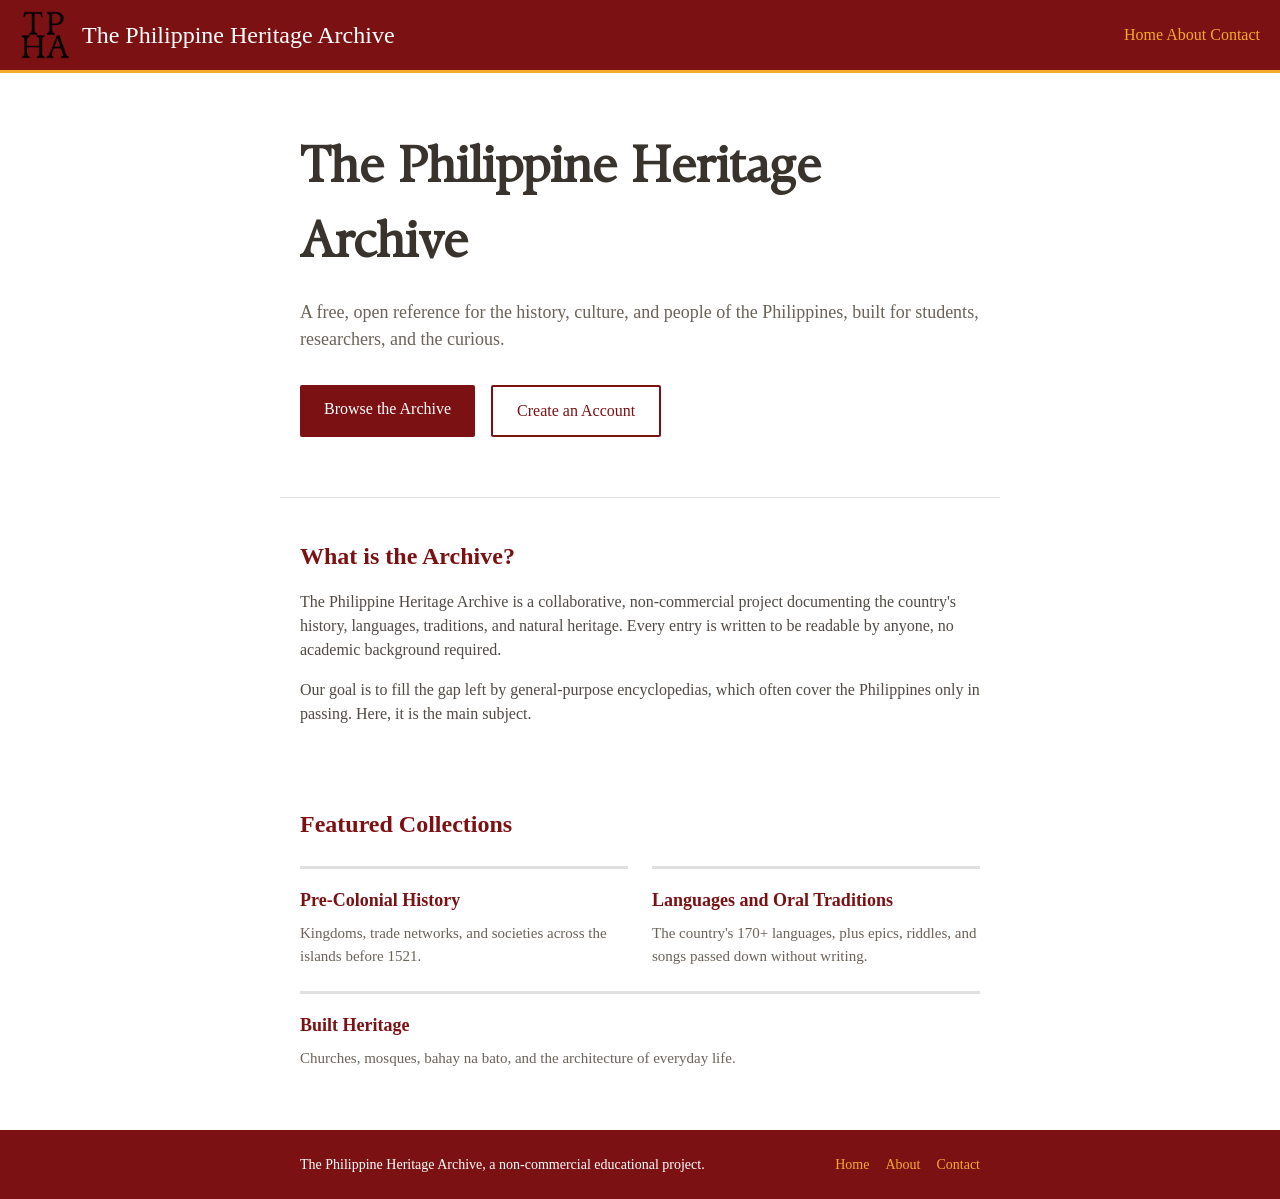
<file: index.html>
<!DOCTYPE html>
<html lang="en">
<head>
    <meta charset="UTF-8">
    <meta name="viewport" content="width=device-width, initial-scale=1.0">
    <title>The Philippine Heritage Archive</title>
    <link rel="stylesheet" href="styles.css">
</head>
<body>

    <header class="site-header">
        <a href="index.html" class="header-brand">
            <img src="src/logo.png" alt="" class="header-logo">
            <span class="site-title">The Philippine Heritage Archive</span>
        </a>
        <nav class="site-nav">
            <a href="index.html">Home</a>
            <a href="about.html">About</a>
            <a href="contact.html">Contact</a>
        </nav>
    </header>

    <main>

        <section class="hero container">
            <h1 class="hero-title">The Philippine Heritage Archive</h1>
            <p class="hero-tagline">
                A free, open reference for the history, culture, and people of the
                Philippines, built for students, researchers, and the curious.
            </p>
            <div class="hero-actions">
                <a href="topics.html" class="btn btn-primary">Browse the Archive</a>
                <a href="register.html" class="btn btn-secondary">Create an Account</a>
            </div>
        </section>

        <section class="intro container">
            <h2 class="section-heading">What is the Archive?</h2>
            <p class="intro-text">
                The Philippine Heritage Archive is a collaborative, non-commercial
                project documenting the country's history, languages, traditions,
                and natural heritage. Every entry is written to be readable by
                anyone, no academic background required.
            </p>
            <p class="intro-text">
                Our goal is to fill the gap left by general-purpose encyclopedias,
                which often cover the Philippines only in passing. Here, it is the
                main subject.
            </p>
        </section>

        <section class="collections container">
            <h2 class="section-heading">Featured Collections</h2>

            <div class="collection-grid">

                <a href="topics.html" class="card">
                    <h3 class="card-title">Pre-Colonial History</h3>
                    <p class="card-text">
                        Kingdoms, trade networks, and societies across the islands
                        before 1521.
                    </p>
                </a>

                <a href="topics.html" class="card">
                    <h3 class="card-title">Languages and Oral Traditions</h3>
                    <p class="card-text">
                        The country's 170+ languages, plus epics, riddles, and
                        songs passed down without writing.
                    </p>
                </a>

                <a href="topics.html" class="card">
                    <h3 class="card-title">Built Heritage</h3>
                    <p class="card-text">
                        Churches, mosques, bahay na bato, and the architecture of
                        everyday life.
                    </p>
                </a>

            </div>
        </section>

    </main>

    <footer class="site-footer">
        <div class="container footer-inner">
            <p class="footer-text">
                The Philippine Heritage Archive, a non-commercial educational project.
            </p>
            <nav class="footer-nav">
                <a href="index.html">Home</a>
                <a href="about.html">About</a>
                <a href="contact.html">Contact</a>
            </nav>
        </div>
    </footer>

</body>
</html>
</file>
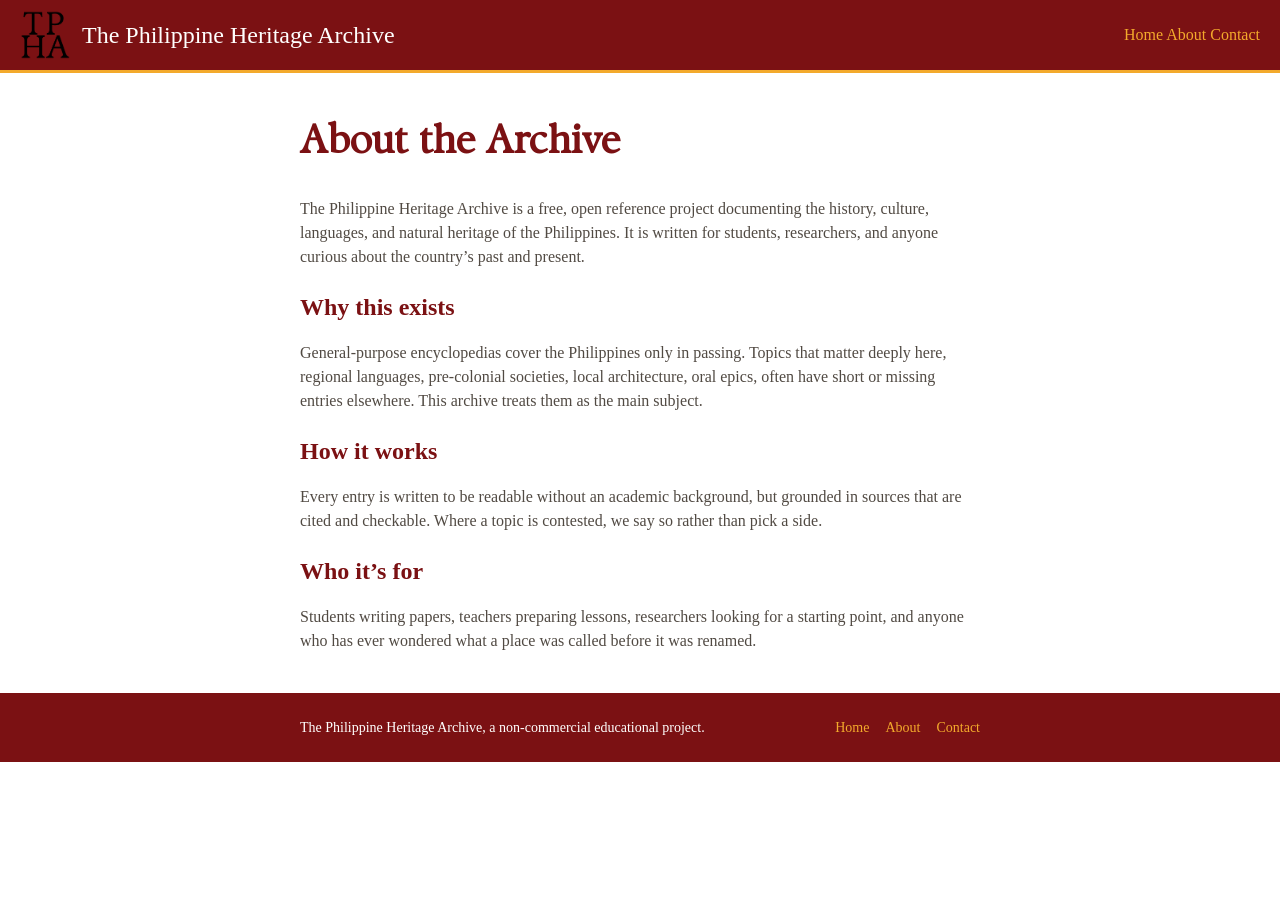
<file: about.html>
<!DOCTYPE html>
<html lang="en">
<head>
    <meta charset="UTF-8">
    <meta name="viewport" content="width=device-width, initial-scale=1.0">
    <title>About — The Philippine Heritage Archive</title>
    <link rel="stylesheet" href="styles.css">
</head>
<body>

    <header class="site-header">
        <a href="index.html" class="header-brand">
            <img src="src/logo.png" alt="" class="header-logo">
            <span class="site-title">The Philippine Heritage Archive</span>
        </a>
        <nav class="site-nav">
            <a href="index.html">Home</a>
            <a href="about.html">About</a>
            <a href="contact.html">Contact</a>
        </nav>
    </header>

    <main>
        <article class="container prose">
            <h1 class="page-title">About the Archive</h1>

            <p>
                The Philippine Heritage Archive is a free, open reference project
                documenting the history, culture, languages, and natural heritage
                of the Philippines. It is written for students, researchers, and
                anyone curious about the country’s past and present.
            </p>

            <h2 class="section-heading">Why this exists</h2>
            <p>
                General-purpose encyclopedias cover the Philippines only in
                passing. Topics that matter deeply here, regional languages,
                pre-colonial societies, local architecture, oral epics, often
                have short or missing entries elsewhere. This archive treats
                them as the main subject.
            </p>

            <h2 class="section-heading">How it works</h2>
            <p>
                Every entry is written to be readable without an academic
                background, but grounded in sources that are cited and checkable.
                Where a topic is contested, we say so rather than pick a side.
            </p>

            <h2 class="section-heading">Who it’s for</h2>
            <p>
                Students writing papers, teachers preparing lessons, researchers
                looking for a starting point, and anyone who has ever wondered
                what a place was called before it was renamed.
            </p>
        </article>
    </main>

    <footer class="site-footer">
        <div class="container footer-inner">
            <p class="footer-text">
                The Philippine Heritage Archive, a non-commercial educational project.
            </p>
            <nav class="footer-nav">
                <a href="index.html">Home</a>
                <a href="about.html">About</a>
                <a href="contact.html">Contact</a>
            </nav>
        </div>
    </footer>

</body>
</html>
</file>
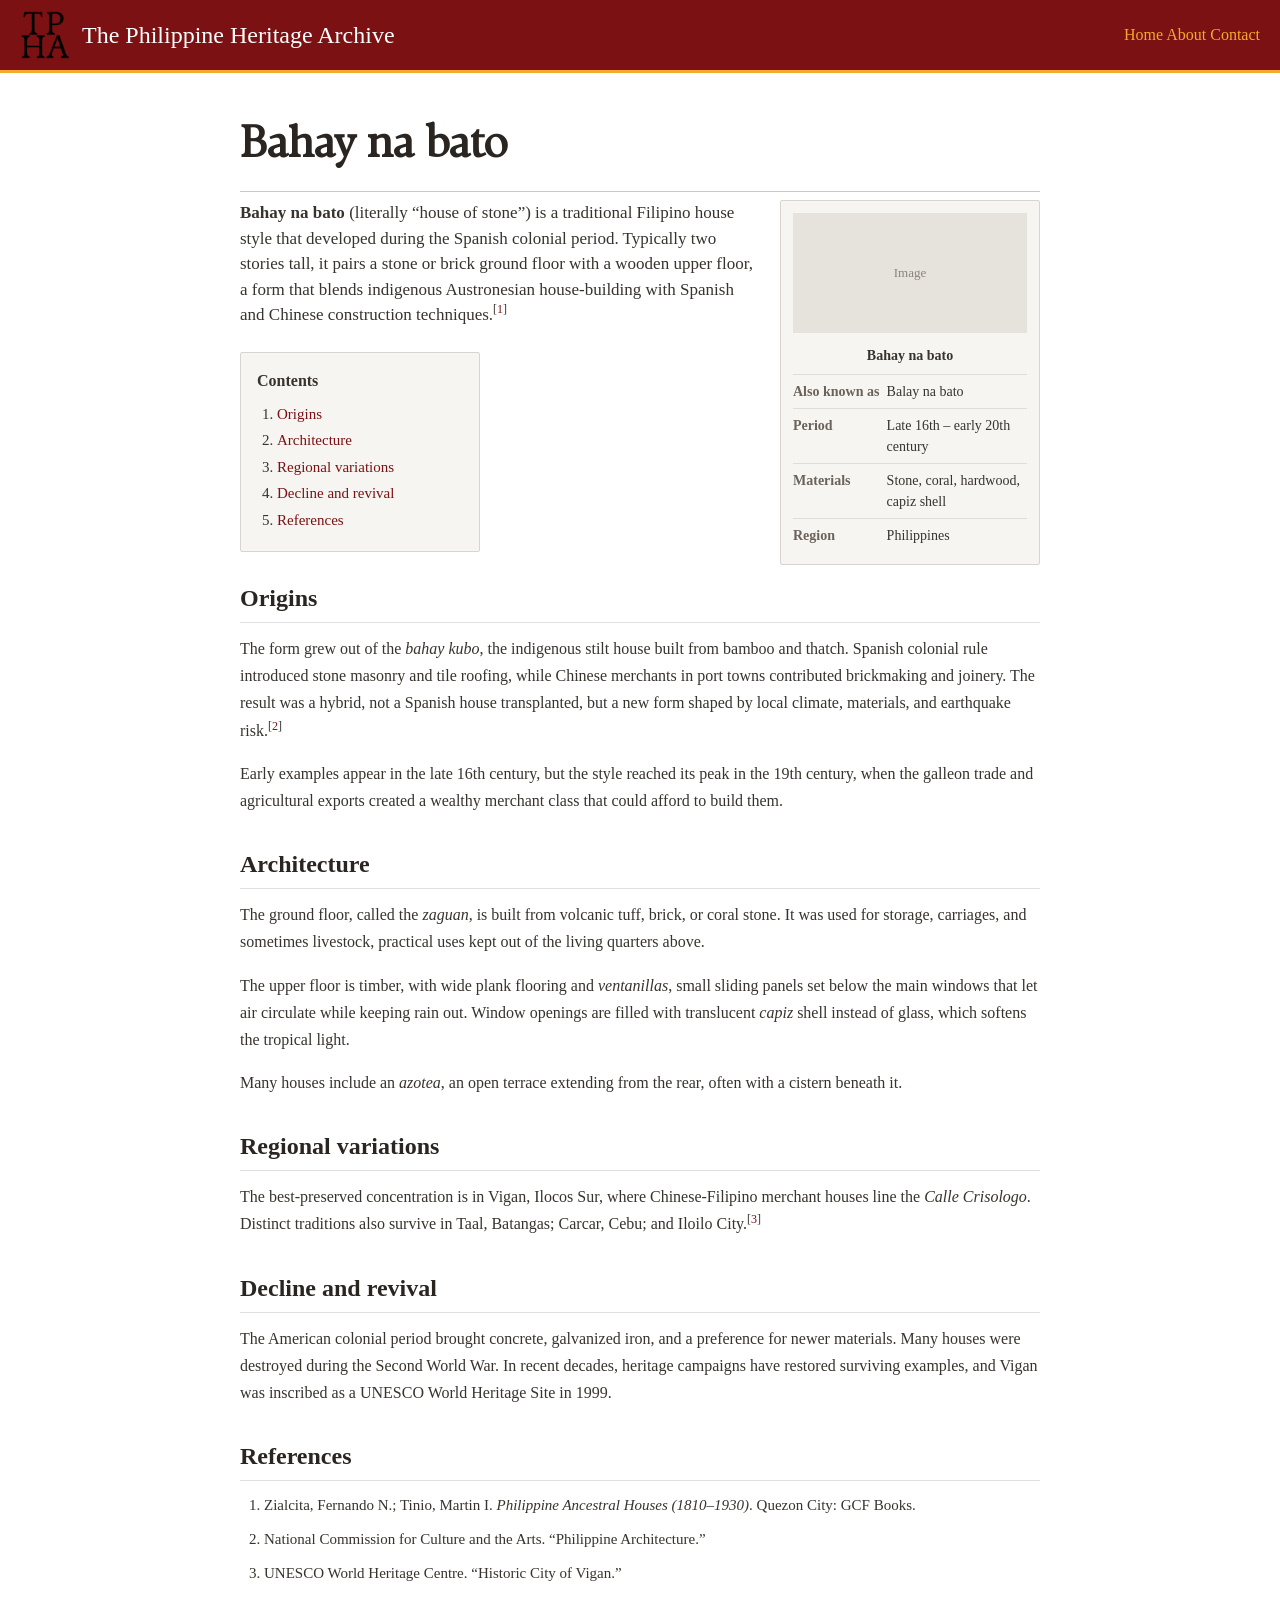
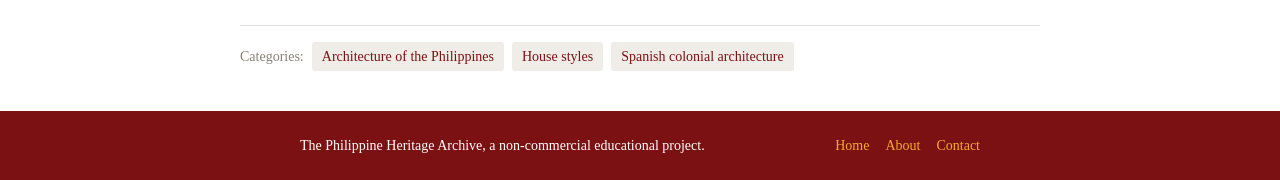
<file: article.html>
<!DOCTYPE html>
<html lang="en">
<head>
    <meta charset="UTF-8">
    <meta name="viewport" content="width=device-width, initial-scale=1.0">
    <title>Bahay na bato — The Philippine Heritage Archive</title>
    <link rel="stylesheet" href="styles.css">
</head>
<body>

    <header class="site-header">
        <a href="index.html" class="header-brand">
            <img src="src/logo.png" alt="" class="header-logo">
            <span class="site-title">The Philippine Heritage Archive</span>
        </a>
        <nav class="site-nav">
            <a href="index.html">Home</a>
            <a href="about.html">About</a>
            <a href="contact.html">Contact</a>
        </nav>
    </header>

    <main>
        <article class="container article">

            <h1 class="article-title">Bahay na bato</h1>

            <aside class="infobox" >
                <div class="infobox-placeholder">Image</div>
                <table class="infobox-table">
                    <caption class="infobox-caption">Bahay na bato</caption>
                    <tbody>
                        <tr>
                            <th scope="row">Also known as</th>
                            <td>Balay na bato</td>
                        </tr>
                        <tr>
                            <th scope="row">Period</th>
                            <td>Late 16th – early 20th century</td>
                        </tr>
                        <tr>
                            <th scope="row">Materials</th>
                            <td>Stone, coral, hardwood, capiz shell</td>
                        </tr>
                        <tr>
                            <th scope="row">Region</th>
                            <td>Philippines</td>
                        </tr>
                    </tbody>
                </table>
            </aside>

            <p class="article-lead">
                <strong>Bahay na bato</strong> (literally “house of stone”) is a
                traditional Filipino house style that developed during the Spanish
                colonial period. Typically two stories tall, it pairs a stone or
                brick ground floor with a wooden upper floor, a form that
                blends indigenous Austronesian house-building with Spanish and
                Chinese construction techniques.<sup class="citation">[<a href="#ref1">1</a>]</sup>
            </p>

            <nav class="toc">
                <h2 class="toc-heading">Contents</h2>
                <ol class="toc-list">
                    <li><a href="#origins">Origins</a></li>
                    <li><a href="#architecture">Architecture</a></li>
                    <li><a href="#regional">Regional variations</a></li>
                    <li><a href="#decline">Decline and revival</a></li>
                    <li><a href="#references">References</a></li>
                </ol>
            </nav>

            <section class="article-section" id="origins">
                <h2 class="article-heading">Origins</h2>
                <p>
                    The form grew out of the <em>bahay kubo</em>, the indigenous
                    stilt house built from bamboo and thatch. Spanish colonial rule
                    introduced stone masonry and tile roofing, while Chinese
                    merchants in port towns contributed brickmaking and joinery.
                    The result was a hybrid, not a Spanish house transplanted,
                    but a new form shaped by local climate, materials, and
                    earthquake risk.<sup class="citation">[<a href="#ref2">2</a>]</sup>
                </p>
                <p>
                    Early examples appear in the late 16th century, but the style
                    reached its peak in the 19th century, when the galleon trade
                    and agricultural exports created a wealthy merchant class that
                    could afford to build them.
                </p>
            </section>

            <section class="article-section" id="architecture">
                <h2 class="article-heading">Architecture</h2>
                <p>
                    The ground floor, called the <em>zaguan</em>, is built from
                    volcanic tuff, brick, or coral stone. It was used for storage,
                    carriages, and sometimes livestock, practical uses kept
                    out of the living quarters above.
                </p>
                <p>
                    The upper floor is timber, with wide plank flooring and
                    <em>ventanillas</em>, small sliding panels set below the
                    main windows that let air circulate while keeping rain out.
                    Window openings are filled with translucent <em>capiz</em>
                    shell instead of glass, which softens the tropical light.
                </p>
                <p>
                    Many houses include an <em>azotea</em>, an open terrace
                    extending from the rear, often with a cistern beneath it.
                </p>
            </section>

            <section class="article-section" id="regional">
                <h2 class="article-heading">Regional variations</h2>
                <p>
                    The best-preserved concentration is in Vigan, Ilocos Sur, where
                    Chinese-Filipino merchant houses line the <em>Calle Crisologo</em>.
                    Distinct traditions also survive in Taal, Batangas; Carcar, Cebu;
                    and Iloilo City.<sup class="citation">[<a href="#ref3">3</a>]</sup>
                </p>
            </section>

            <section class="article-section" id="decline">
                <h2 class="article-heading">Decline and revival</h2>
                <p>
                    The American colonial period brought concrete, galvanized iron,
                    and a preference for newer materials. Many houses were destroyed
                    during the Second World War. In recent decades, heritage
                    campaigns have restored surviving examples, and Vigan was
                    inscribed as a UNESCO World Heritage Site in 1999.
                </p>
            </section>

            <section class="article-section" id="references">
                <h2 class="article-heading">References</h2>
                <ol class="reference-list">
                    <li id="ref1">
                        Zialcita, Fernando N.; Tinio, Martin I. <em>Philippine
                        Ancestral Houses (1810–1930)</em>. Quezon City: GCF Books.
                    </li>
                    <li id="ref2">
                        National Commission for Culture and the Arts.
                        “Philippine Architecture.”
                    </li>
                    <li id="ref3">
                        UNESCO World Heritage Centre. “Historic City of
                        Vigan.”
                    </li>
                </ol>
            </section>

            <div class="article-categories">
                <span class="categories-label">Categories:</span>
                <a href="#" class="category-link">Architecture of the Philippines</a>
                <a href="#" class="category-link">House styles</a>
                <a href="#" class="category-link">Spanish colonial architecture</a>
            </div>

        </article>
    </main>

    <footer class="site-footer">
        <div class="container footer-inner">
            <p class="footer-text">
                The Philippine Heritage Archive, a non-commercial educational project.
            </p>
            <nav class="footer-nav">
                <a href="index.html">Home</a>
                <a href="about.html">About</a>
                <a href="contact.html">Contact</a>
            </nav>
        </div>
    </footer>

</body>
</html>
</file>
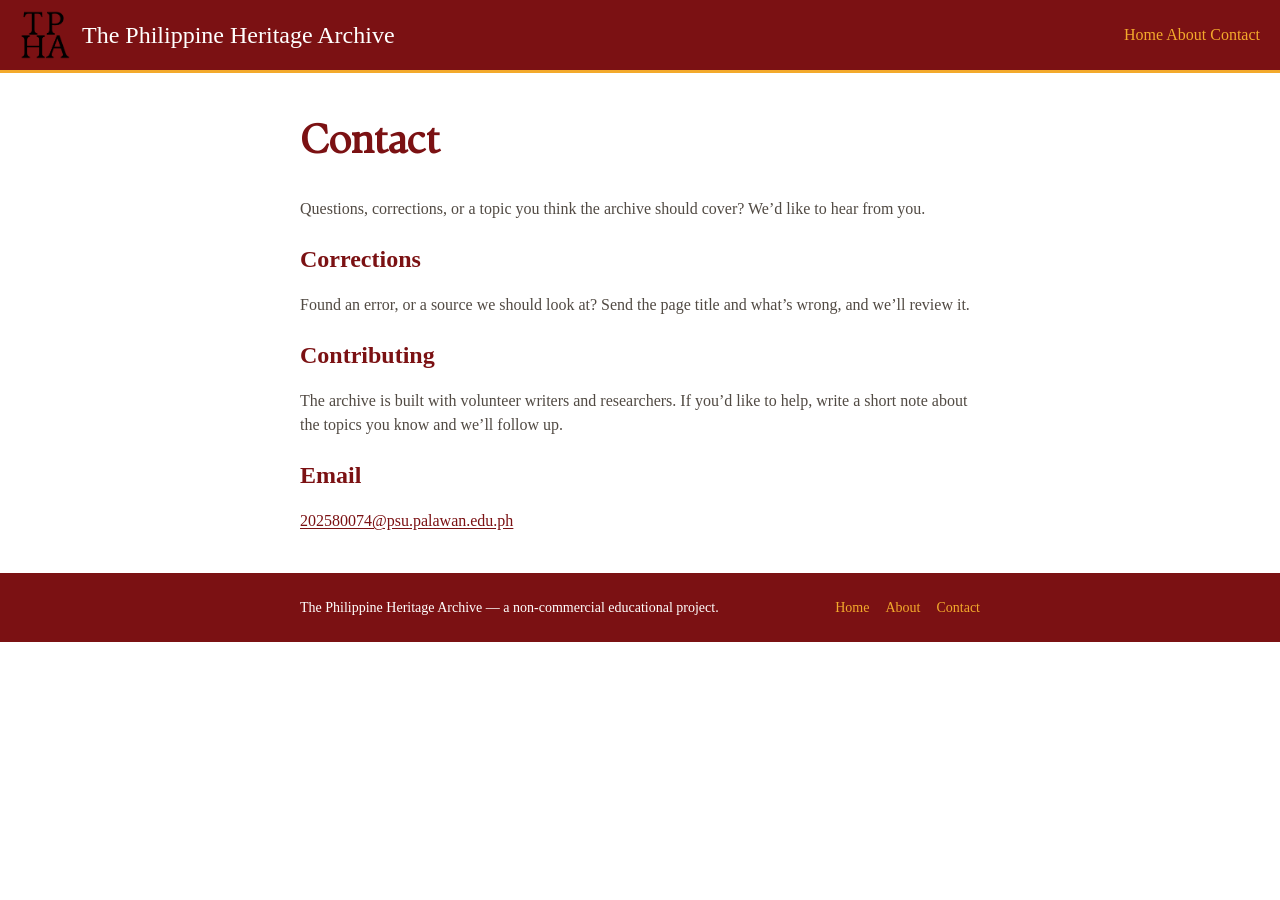
<file: contact.html>
<!DOCTYPE html>
<html lang="en">
<head>
    <meta charset="UTF-8">
    <meta name="viewport" content="width=device-width, initial-scale=1.0">
    <title>Contact — The Philippine Heritage Archive</title>
    <link rel="stylesheet" href="styles.css">
</head>
<body>

    <header class="site-header">
        <a href="index.html" class="header-brand">
            <img src="src/logo.png" alt="" class="header-logo">
            <span class="site-title">The Philippine Heritage Archive</span>
        </a>
        <nav class="site-nav">
            <a href="index.html">Home</a>
            <a href="about.html">About</a>
            <a href="contact.html">Contact</a>
        </nav>
    </header>

    <main>
        <article class="container prose">
            <h1 class="page-title">Contact</h1>

            <p>
                Questions, corrections, or a topic you think the archive should
                cover? We’d like to hear from you.
            </p>

            <h2 class="section-heading">Corrections</h2>
            <p>
                Found an error, or a source we should look at? Send the page title
                and what’s wrong, and we’ll review it.
            </p>

            <h2 class="section-heading">Contributing</h2>
            <p>
                The archive is built with volunteer writers and researchers.
                If you’d like to help, write a short note about the topics you
                know and we’ll follow up.
            </p>

            <h2 class="section-heading">Email</h2>
            <p>
                <a href="202580074@psu.palawan.edu.ph" class="text-link">
                    202580074@psu.palawan.edu.ph
                </a>
            </p>
        </article>
    </main>

    <footer class="site-footer">
        <div class="container footer-inner">
            <p class="footer-text">
                The Philippine Heritage Archive — a non-commercial educational project.
            </p>
            <nav class="footer-nav">
                <a href="index.html">Home</a>
                <a href="about.html">About</a>
                <a href="contact.html">Contact</a>
            </nav>
        </div>
    </footer>

</body>
</html>
</file>
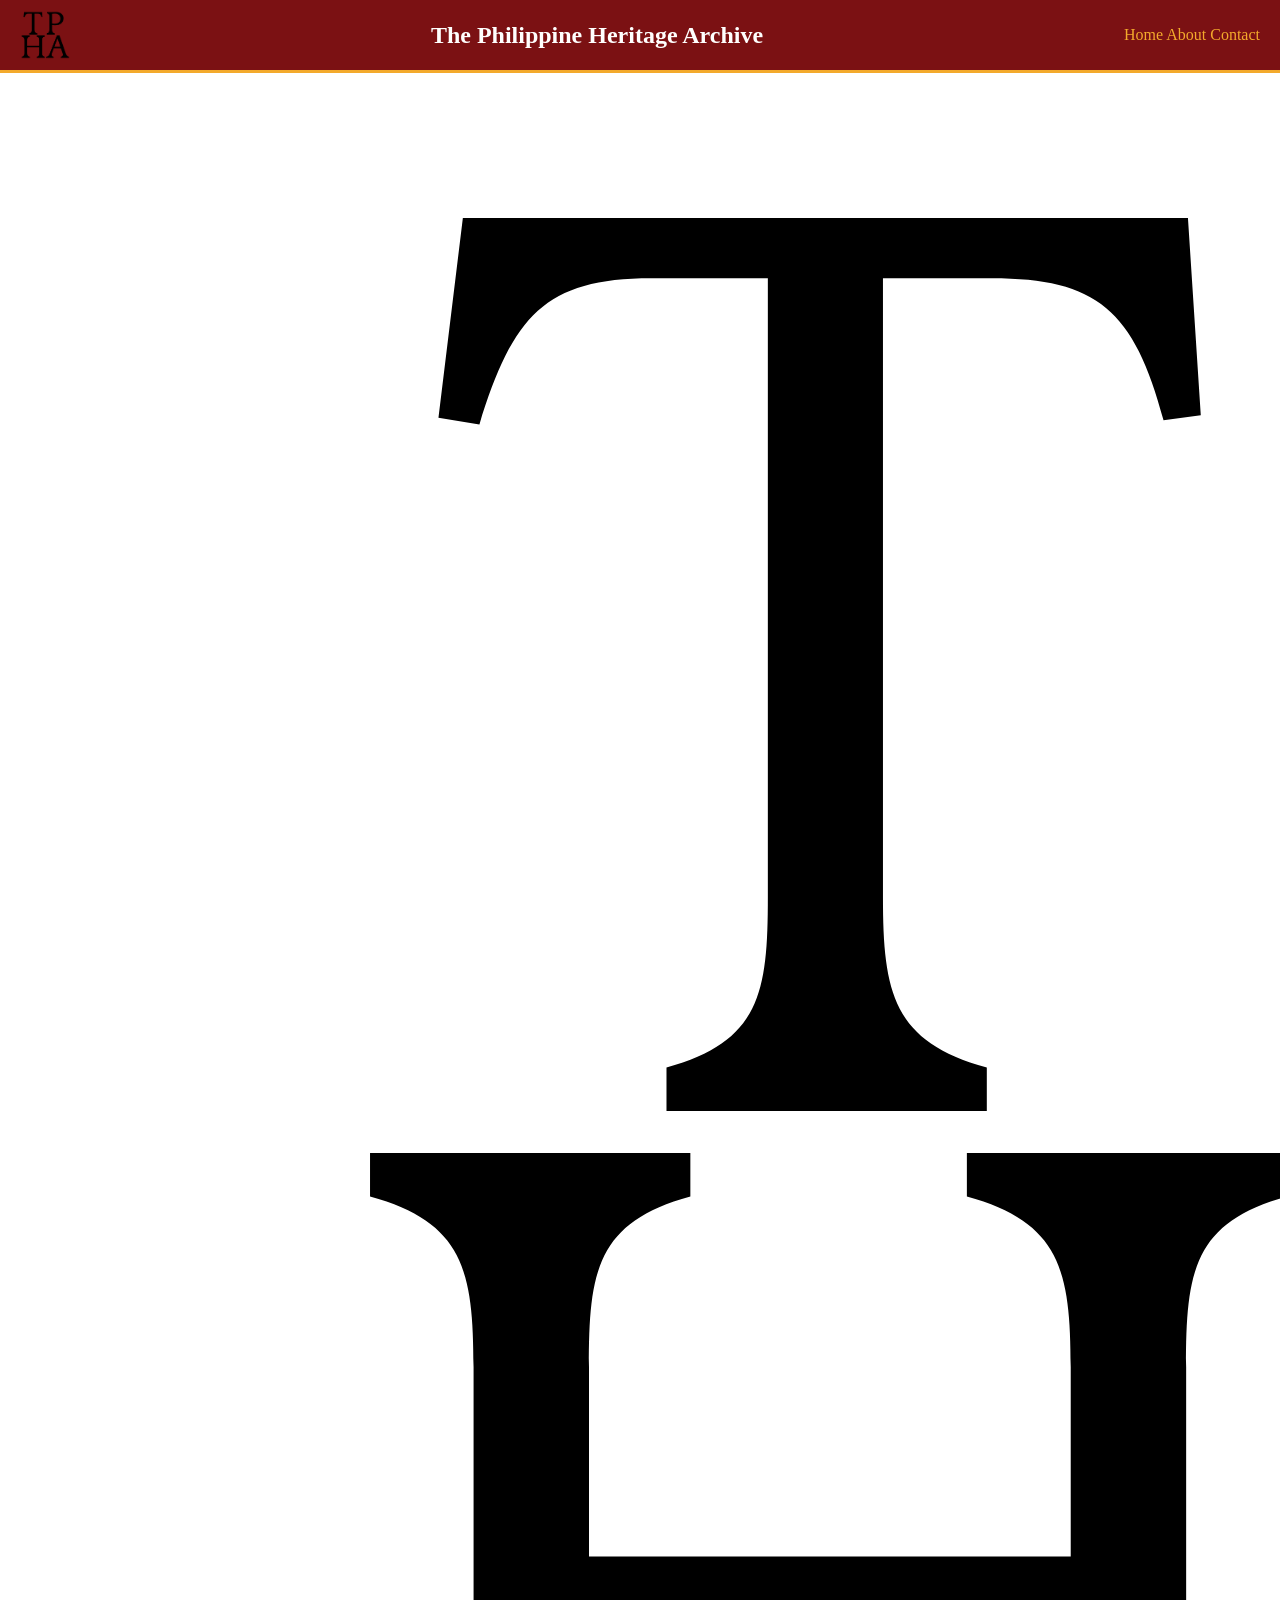
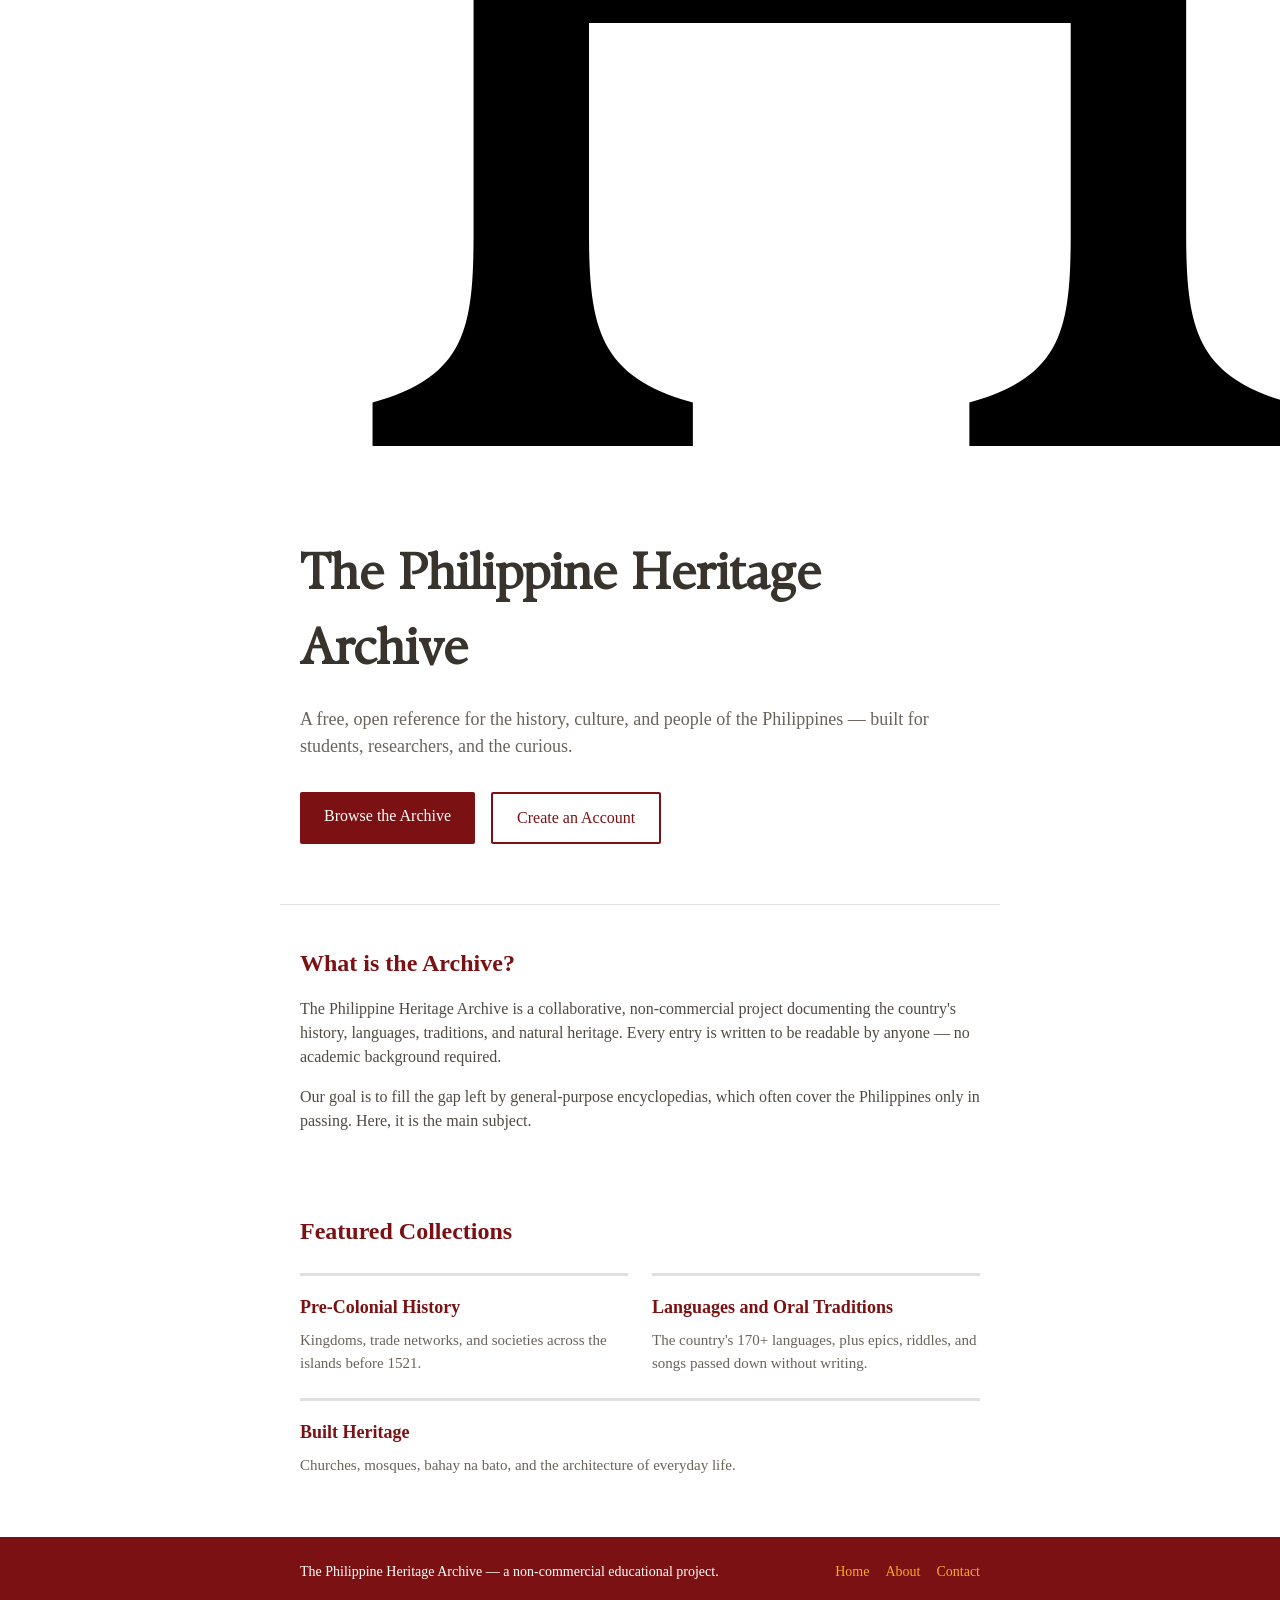
<file: landingPage.html>
<!DOCTYPE html>
<html lang="en">
<head>
    <meta charset="UTF-8">
    <meta name="viewport" content="width=device-width, initial-scale=1.0">
    <title>The Philippine Heritage Archive</title>
    <link rel="stylesheet" href="styles.css">
</head>
<body>

    <header class="site-header">
        <img src="src/logo.png" alt="Philippine Heritage Archive logo" class="header-logo">
        <h1 class="site-title">The Philippine Heritage Archive</h1>
        <nav class="site-nav">
            <a href="#home">Home</a>
            <a href="#about">About</a>
            <a href="#contact">Contact</a>
        </nav>
    </header>

        <main>

            <section class="hero container">
            <img src="src/logo.png" alt="" class="hero-logo">
            <h2 class="hero-title">The Philippine Heritage Archive</h2>
            <p class="hero-tagline">
                A free, open reference for the history, culture, and people of the
                Philippines — built for students, researchers, and the curious.
            </p>
            <div class="hero-actions">
                <a href="topics.html" class="btn btn-primary">Browse the Archive</a>
                <a href="register.html" class="btn btn-secondary">Create an Account</a>
            </div>
                </section>

            <section class="intro container">
            <h3 class="section-heading">What is the Archive?</h3>
            <p class="intro-text">
                The Philippine Heritage Archive is a collaborative, non-commercial
                project documenting the country's history, languages, traditions,
                and natural heritage. Every entry is written to be readable by
                anyone — no academic background required.
            </p>
            <p class="intro-text">
                Our goal is to fill the gap left by general-purpose encyclopedias,
                which often cover the Philippines only in passing. Here, it is the
                main subject.
            </p>
                </section>

            <section class="collections container">
            <h3 class="section-heading">Featured Collections</h3>

            <div class="collection-grid">

                <a href="#" class="card">
                    <h4 class="card-title">Pre-Colonial History</h4>
                    <p class="card-text">
                        Kingdoms, trade networks, and societies across the islands
                        before 1521.
                    </p>
                </a>

                <a href="#" class="card">
                    <h4 class="card-title">Languages and Oral Traditions</h4>
                    <p class="card-text">
                        The country's 170+ languages, plus epics, riddles, and
                        songs passed down without writing.
                    </p>
                </a>

                <a href="#" class="card">
                    <h4 class="card-title">Built Heritage</h4>
                    <p class="card-text">
                        Churches, mosques, bahay na bato, and the architecture of
                        everyday life.
                    </p>
                </a>

            </div>
                </section>

    </main>

    <footer class="site-footer">
        <div class="container footer-inner">
            <p class="footer-text">
                The Philippine Heritage Archive — a non-commercial educational project.
            </p>
            <nav class="footer-nav">
                <a href="#">Home</a>
                <a href="#">About</a>
                <a href="#">Contact</a>
            </nav>
        </div>
    </footer>

</body>
</html>
</file>
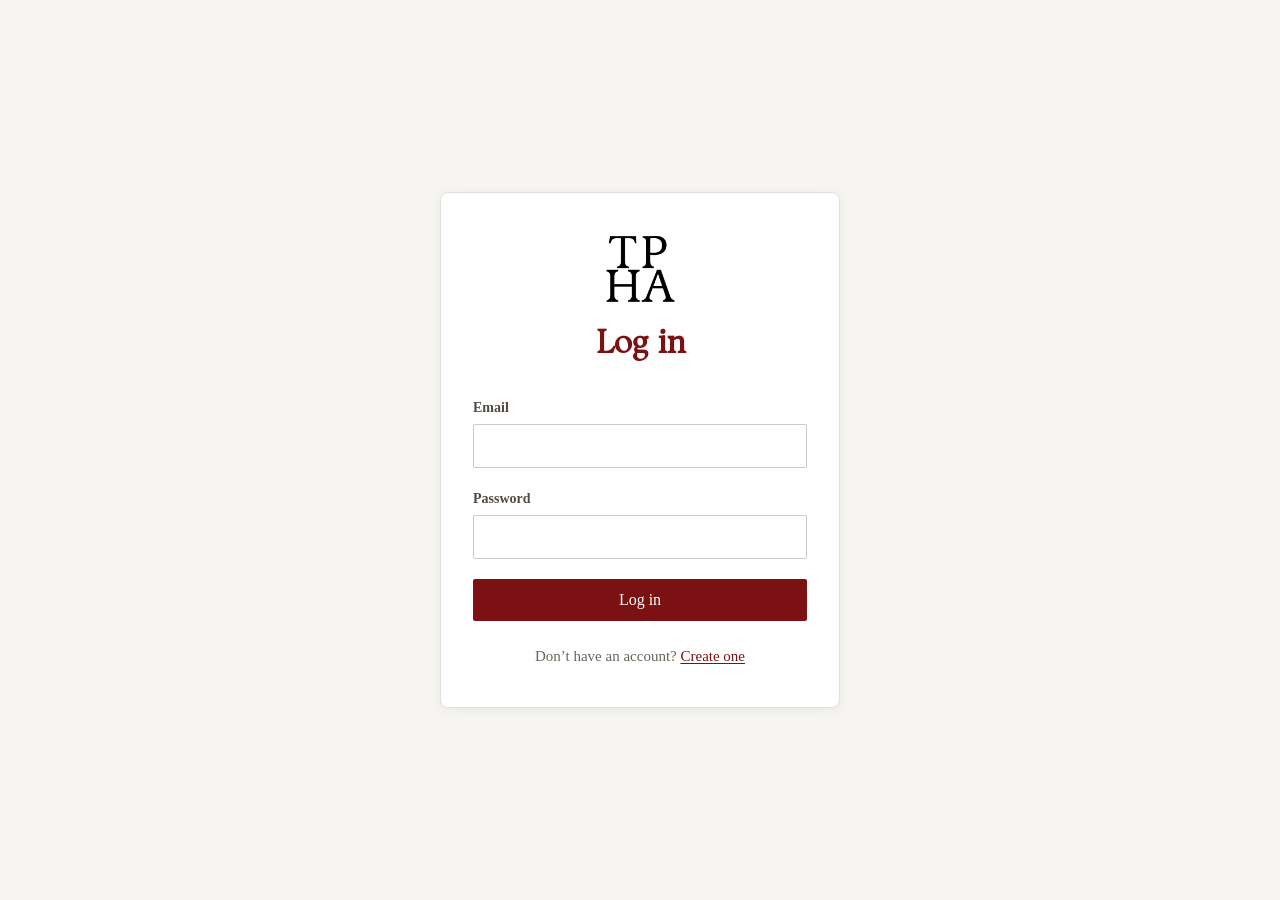
<file: login.html>
<!DOCTYPE html>
<html lang="en">
<head>
    <meta charset="UTF-8">
    <meta name="viewport" content="width=device-width, initial-scale=1.0">
    <title>Log in — The Philippine Heritage Archive</title>
    <link rel="stylesheet" href="styles.css">
</head>
<body class="auth-page">

    <main class="auth-wrapper">
        <div class="auth-card">

            <a href="index.html" class="auth-home-link">
                <img src="src/logo.png" alt="Philippine Heritage Archive" class="auth-logo">
            </a>

            <h1 class="auth-title">Log in</h1>

            <form class="auth-form" action="index.html" method="post">

                <div class="form-field">
                    <label for="email">Email</label>
                    <input type="email" id="email" name="email" autocomplete="email" required>
                </div>

                <div class="form-field">
                    <label for="password">Password</label>
                    <input type="password" id="password" name="password" autocomplete="current-password" required>
                </div>

                <button type="submit" class="btn btn-primary btn-full">Log in</button>

            </form>

                <p class="auth-alt">
                Don’t have an account?
                <a href="register.html" class="text-link">Create one</a>
            </p>

        </div>
    </main>

</body>
</html>
</file>
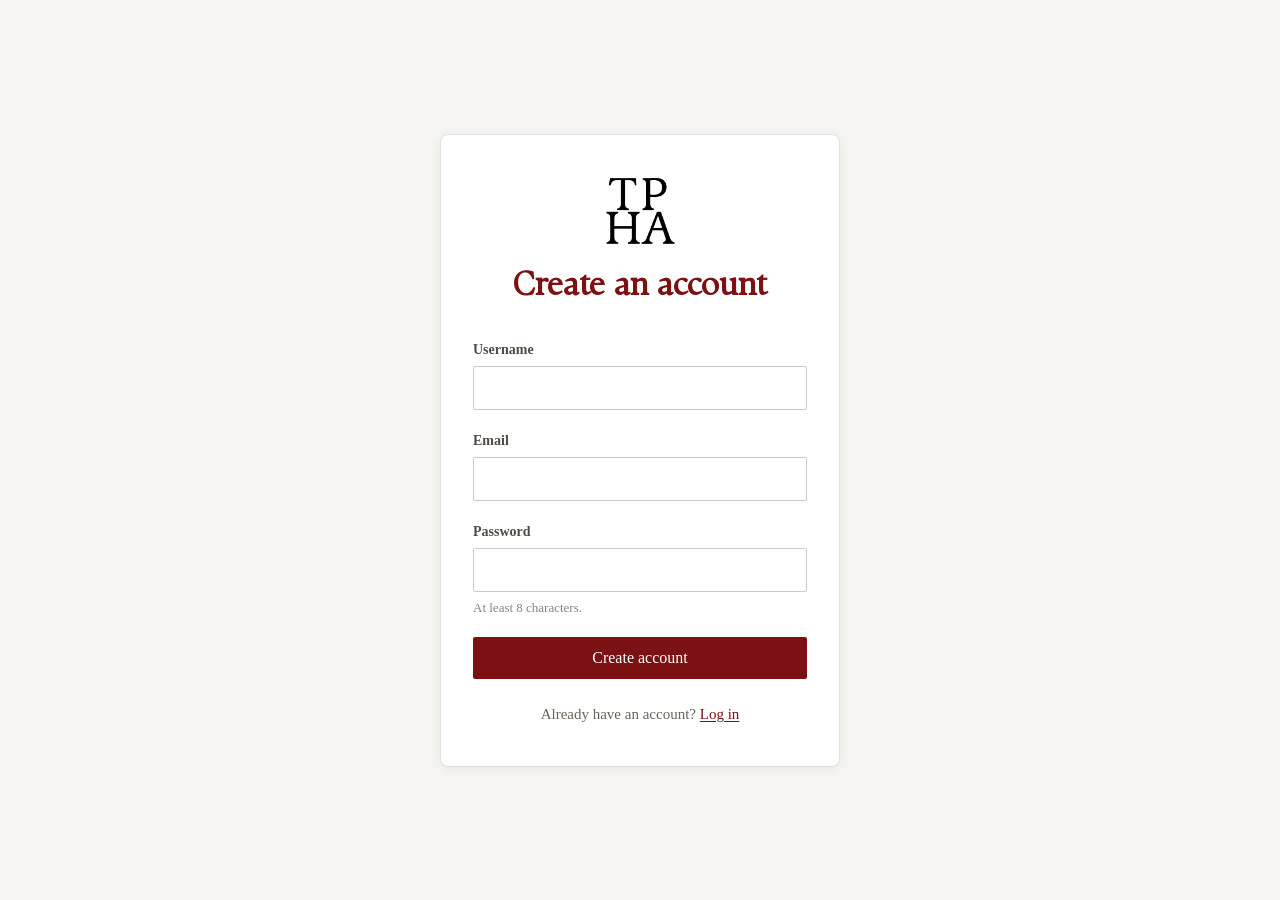
<file: register.html>
<!DOCTYPE html>
<html lang="en">
<head>
    <meta charset="UTF-8">
    <meta name="viewport" content="width=device-width, initial-scale=1.0">
    <title>Create an account — The Philippine Heritage Archive</title>
    <link rel="stylesheet" href="styles.css">
</head>
<body class="auth-page">

    <main class="auth-wrapper">
        <div class="auth-card">

            <a href="index.html" class="auth-home-link">
                <img src="src/logo.png" alt="Philippine Heritage Archive" class="auth-logo">
            </a>

            <h1 class="auth-title">Create an account</h1>

            <form class="auth-form" action="index.html" method="post">

                <div class="form-field">
                    <label for="username">Username</label>
                    <input type="text" id="username" name="username" autocomplete="username" required>
                </div>

                <div class="form-field">
                    <label for="email">Email</label>
                    <input type="email" id="email" name="email" autocomplete="email" required>
                </div>

                <div class="form-field">
                    <label for="password">Password</label>
                    <input type="password" id="password" name="password" autocomplete="new-password" required minlength="8">
                    <p class="form-hint">At least 8 characters.</p>
                </div>

                <button type="submit" class="btn btn-primary btn-full">Create account</button>

            </form>

            <p class="auth-alt">
                Already have an account?
                <a href="login.html" class="text-link">Log in</a>
            </p>

        </div>
    </main>

</body>
</html>
</file>
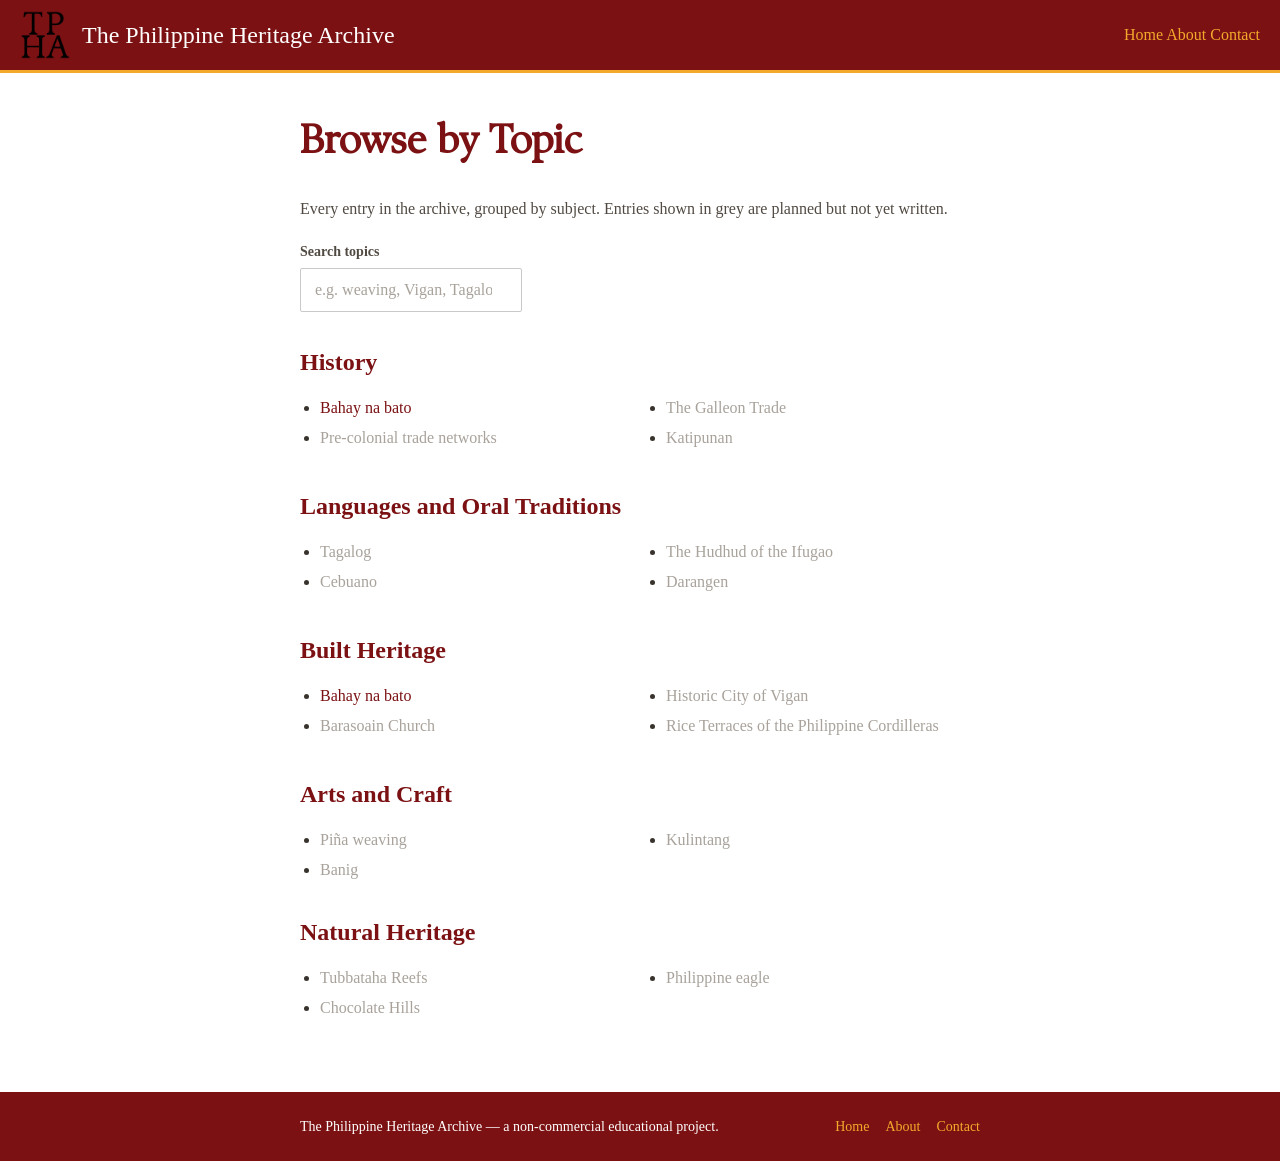
<file: topics.html>
<!DOCTYPE html>
<html lang="en">
<head>
    <meta charset="UTF-8">
    <meta name="viewport" content="width=device-width, initial-scale=1.0">
    <title>Browse by Topic — The Philippine Heritage Archive</title>
    <link rel="stylesheet" href="styles.css">
</head>
<body>

    <header class="site-header">
        <a href="index.html" class="header-brand">
            <img src="src/logo.png" alt="" class="header-logo">
            <span class="site-title">The Philippine Heritage Archive</span>
        </a>
        <nav class="site-nav">
            <a href="index.html">Home</a>
            <a href="about.html">About</a>
            <a href="contact.html">Contact</a>
        </nav>
    </header>

    <main>
        <article class="container prose">
            <h1 class="page-title">Browse by Topic</h1>

            <p>
                Every entry in the archive, grouped by subject. Entries shown in
                grey are planned but not yet written.
            </p>

            <div class="search-bar">
                <label for="search" class="search-label">Search topics</label>
                <input
                    type="search"
                    id="search"
                    class="search-input"
                    placeholder="e.g. weaving, Vigan, Tagalog"
                    autocomplete="off">
                <p class="search-empty" id="search-empty" hidden>
                    No topics match that search.
                </p>
            </div>

            <section class="index-group">
                <h2 class="section-heading">History</h2>
                <ul class="index-list">
                    <li><a href="article.html">Bahay na bato</a></li>
                    <li><span class="index-planned">Pre-colonial trade networks</span></li>
                    <li><span class="index-planned">The Galleon Trade</span></li>
                    <li><span class="index-planned">Katipunan</span></li>
                </ul>
            </section>

            <section class="index-group">
                <h2 class="section-heading">Languages and Oral Traditions</h2>
                <ul class="index-list">
                    <li><span class="index-planned">Tagalog</span></li>
                    <li><span class="index-planned">Cebuano</span></li>
                    <li><span class="index-planned">The Hudhud of the Ifugao</span></li>
                    <li><span class="index-planned">Darangen</span></li>
                </ul>
            </section>

            <section class="index-group">
                <h2 class="section-heading">Built Heritage</h2>
                <ul class="index-list">
                    <li><a href="article.html">Bahay na bato</a></li>
                    <li><span class="index-planned">Barasoain Church</span></li>
                    <li><span class="index-planned">Historic City of Vigan</span></li>
                    <li><span class="index-planned">Rice Terraces of the Philippine Cordilleras</span></li>
                </ul>
            </section>

            <section class="index-group">
                <h2 class="section-heading">Arts and Craft</h2>
                <ul class="index-list">
                    <li><span class="index-planned">Piña weaving</span></li>
                    <li><span class="index-planned">Banig</span></li>
                    <li><span class="index-planned">Kulintang</span></li>
                </ul>
            </section>

            <section class="index-group">
                <h2 class="section-heading">Natural Heritage</h2>
                <ul class="index-list">
                    <li><span class="index-planned">Tubbataha Reefs</span></li>
                    <li><span class="index-planned">Chocolate Hills</span></li>
                    <li><span class="index-planned">Philippine eagle</span></li>
                </ul>
            </section>
        </article>
    </main>

    <footer class="site-footer">
        <div class="container footer-inner">
            <p class="footer-text">
                The Philippine Heritage Archive — a non-commercial educational project.
            </p>
            <nav class="footer-nav">
                <a href="index.html">Home</a>
                <a href="about.html">About</a>
                <a href="contact.html">Contact</a>
            </nav>
        </div>
    </footer>

    <script src="search.js"></script>
</body>
</html>
</file>
<file: styles.css>
:root {
    --brand: rgb(123, 17, 19);
    --brand-dark: rgb(95, 12, 14);
    --accent: #F3AA2C;
    --on-brand: #fffffe;
    --heading: #2a2520;
    --text: #38332d;
    --text-soft: #514a43;
    --text-muted: #6b635a;
    --text-faint: #8a8278;
    --text-disabled: #a8a29b;
    --surface: #ffffff;
    --surface-alt: #f7f5f2;
    --border: #e0e0e0;
    --border-soft: #d8d4cf;
    --border-input: #c9c9c9;
    --focus-ring: rgba(123, 17, 19, 0.12);
    --radius: 2px;
    --radius-lg: 2px;
    --speed: 0.15s ease;
}

html,
body {
    margin: 0;
    padding: 0;
}

*,
*::before,
*::after {
    box-sizing: border-box;
}

@font-face {
    font-family: 'The Youngest';
    src: url('src/TheYoungestSerif-D.ttf') format('truetype');
    font-weight: normal;
    font-style: normal;
    font-display: swap;
}

body {
    font-family: 'Times New Roman', Times, serif;
    background-color: var(--surface);
    color: var(--text);
    line-height: 1.5;
}

.container {
    max-width: 720px;
    margin: 0 auto;
    padding: 40px 20px;
}

.section-heading {
    font-family: 'Times New Roman', Times, serif;
    font-size: 1.5rem;
    color: var(--brand);
    margin: 0 0 16px;
}

.site-header {
    display: flex;
    align-items: center;
    justify-content: space-between;
    gap: 16px;
    padding: 10px 20px;
    background-color: var(--brand);
    color: var(--on-brand);
    border-bottom: 3px solid var(--accent);
}

.header-brand {
    display: flex;
    align-items: center;
    gap: 12px;
    color: inherit;
    text-decoration: none;
}

.header-logo {
    width: 50px;
    height: 50px;
    display: block;
}

.site-title {
    font-family: 'Times New Roman', Times, serif;
    font-size: 1.5rem;
    margin: 0;
}

.site-nav a {
    color: var(--accent);
    text-decoration: none;
}

.site-nav a:hover {
    text-decoration: underline;
}

.site-footer {
    background-color: var(--brand);
    color: var(--on-brand);
}

.footer-inner {
    display: flex;
    align-items: center;
    justify-content: space-between;
    gap: 16px;
    flex-wrap: wrap;
    padding-top: 24px;
    padding-bottom: 24px;
}

.footer-text {
    margin: 0;
    font-size: 0.875rem;
    color: var(--on-brand);
}

.footer-nav {
    display: flex;
    gap: 16px;
}

.footer-nav a {
    color: var(--accent);
    text-decoration: none;
    font-size: 0.875rem;
}

.footer-nav a:hover {
    text-decoration: underline;
}

.btn {
    display: inline-block;
    padding: 12px 24px;
    border: none;
    border-radius: var(--radius);
    font-family: inherit;
    font-size: 1rem;
    text-decoration: none;
    cursor: pointer;
    transition: background-color var(--speed), color var(--speed);
}

.btn-primary {
    background-color: var(--brand);
    color: var(--on-brand);
}

.btn-primary:hover {
    background-color: var(--brand-dark);
}

.btn-secondary {
    background-color: transparent;
    color: var(--brand);
    border: 2px solid var(--brand);
}

.btn-secondary:hover {
    background-color: var(--brand);
    color: var(--on-brand);
}

.btn-full {
    width: 100%;
}

.form-field {
    display: flex;
    flex-direction: column;
    gap: 6px;
}

.form-field label,
.search-label {
    font-size: 0.875rem;
    font-weight: bold;
    color: var(--text-soft);
}

.form-field input,
.search-input {
    padding: 12px 14px;
    font-family: inherit;
    font-size: 1rem;
    color: var(--text);
    background-color: var(--surface);
    border: 1px solid var(--border-input);
    border-radius: var(--radius);
    transition: border-color var(--speed), box-shadow var(--speed);
}

.form-field input:focus,
.search-input:focus {
    outline: none;
    border-color: var(--brand);
    box-shadow: 0 0 0 3px var(--focus-ring);
}

.form-hint {
    margin: 0;
    font-size: 0.8125rem;
    color: var(--text-faint);
}

.hero {
    padding-top: 60px;
    padding-bottom: 60px;
}

.hero-title {
    font-family: 'The Youngest', serif;
    font-size: 50px;
    color: var(--text);
    margin: 0 0 16px;
}

.hero-tagline {
    font-size: 1.125rem;
    color: var(--text-muted);
    margin: 0 0 32px;
}

.hero-actions {
    display: flex;
    gap: 16px;
    flex-wrap: wrap;
}

.intro {
    border-top: 1px solid var(--border);
}

.intro-text {
    font-size: 1rem;
    color: var(--text-soft);
    margin: 0 0 16px;
}

.intro-text:last-child {
    margin-bottom: 0;
}

.collections {
    padding-bottom: 60px;
}

.collections .section-heading {
    margin-bottom: 24px;
}

.collection-grid {
    display: flex;
    flex-wrap: wrap;
    gap: 24px;
}

.card {
    flex: 1 1 240px;
    display: block;
    padding: 18px 0 0;
    border-top: 3px solid var(--border);
    text-decoration: none;
    color: inherit;
    transition: border-color var(--speed);
}

.card:hover {
    border-top-color: var(--brand);
}

.card-title {
    font-family: 'Times New Roman', Times, serif;
    font-size: 1.125rem;
    color: var(--brand);
    margin: 0 0 8px;
}

.card-text {
    font-size: 0.9375rem;
    color: var(--text-muted);
    margin: 0;
}

.page-title {
    font-family: 'The Youngest', serif;
    font-size: 2.5rem;
    color: var(--brand);
    margin: 0 0 24px;
}

.prose p {
    font-size: 1rem;
    color: var(--text-soft);
    margin: 0 0 20px;
}

.prose p:last-child {
    margin-bottom: 0;
}

.text-link {
    color: var(--brand);
    text-decoration: underline;
    text-underline-offset: 2px;
}

.text-link:hover {
    color: var(--accent);
    text-decoration: none;
}

.auth-page {
    min-height: 100vh;
    background-color: var(--surface-alt);
}

.auth-wrapper {
    display: flex;
    align-items: center;
    justify-content: center;
    min-height: 100vh;
    padding: 40px 20px;
}

.auth-card {
    width: 100%;
    max-width: 400px;
    padding: 40px 32px;
    background-color: var(--surface);
    border: 1px solid var(--border);
    border-radius: 8px;
    box-shadow: 0 2px 12px rgba(0, 0, 0, 0.06);
}

.auth-home-link {
    display: block;
    width: fit-content;
    margin: 0 auto 16px;
}

.auth-logo {
    display: block;
    width: 72px;
    height: auto;
}

.auth-title {
    font-family: 'The Youngest', serif;
    font-size: 2rem;
    color: var(--brand);
    text-align: center;
    margin: 0 0 28px;
}

.auth-form {
    display: flex;
    flex-direction: column;
    gap: 20px;
}

.auth-alt {
    margin: 24px 0 0;
    text-align: center;
    font-size: 0.9375rem;
    color: var(--text-muted);
}

.container.article {
    max-width: 840px;
}

.article-title {
    font-family: 'The Youngest', serif;
    font-size: 2.75rem;
    color: var(--heading);
    margin: 0 0 8px;
    padding-bottom: 12px;
    border-bottom: 1px solid var(--border-input);
}

.article-lead {
    font-size: 1.0625rem;
    color: var(--text);
    margin: 0 0 24px;
}

.infobox {
    float: right;
    width: 260px;
    margin: 0 0 20px 24px;
    padding: 12px;
    background-color: var(--surface-alt);
    border: 1px solid var(--border-soft);
    border-radius: var(--radius);
    font-size: 0.875rem;
}

.infobox-placeholder {
    display: flex;
    align-items: center;
    justify-content: center;
    height: 120px;
    margin-bottom: 12px;
    background-color: #e6e2dc;
    color: #8a857e;
    font-size: 0.8125rem;
}

.infobox-caption {
    font-weight: bold;
    color: var(--text);
    text-align: center;
    margin-bottom: 8px;
}

.infobox-table {
    width: 100%;
    border-collapse: collapse;
}

.infobox-table th,
.infobox-table td {
    padding: 6px 0;
    text-align: left;
    vertical-align: top;
    border-top: 1px solid #e0dcd6;
}

.infobox-table th {
    width: 40%;
    color: var(--text-muted);
    font-weight: bold;
}

.infobox-table td {
    color: var(--text);
}

.toc {
    display: inline-block;
    min-width: 240px;
    margin-bottom: 28px;
    padding: 16px 24px 16px 16px;
    background-color: var(--surface-alt);
    border: 1px solid var(--border-soft);
    border-radius: var(--radius);
}

.toc-heading {
    font-family: 'Times New Roman', Times, serif;
    font-size: 1rem;
    color: var(--text);
    margin: 0 0 10px;
}

.toc-list {
    margin: 0;
    padding-left: 20px;
    font-size: 0.9375rem;
}

.toc-list li {
    margin-bottom: 4px;
}

.toc-list a {
    color: var(--brand);
    text-decoration: none;
}

.toc-list a:hover {
    text-decoration: underline;
}

.article-section {
    margin-bottom: 32px;
}

.article-heading {
    font-family: 'Times New Roman', Times, serif;
    font-size: 1.5rem;
    color: var(--heading);
    margin: 0 0 12px;
    padding-bottom: 6px;
    border-bottom: 1px solid var(--border);
}

.article-section p {
    font-size: 1rem;
    color: var(--text);
    line-height: 1.7;
    margin: 0 0 16px;
}

.article-section p:last-child {
    margin-bottom: 0;
}

.citation {
    font-size: 0.75rem;
    line-height: 0;
}

.citation a {
    color: var(--brand);
    text-decoration: none;
}

.citation a:hover {
    text-decoration: underline;
}

.reference-list {
    margin: 0;
    padding-left: 24px;
    font-size: 0.9375rem;
    color: var(--text);
}

.reference-list li {
    margin-bottom: 10px;
    line-height: 1.6;
}

.reference-list li:last-child {
    margin-bottom: 0;
}

.article-categories {
    display: flex;
    flex-wrap: wrap;
    align-items: center;
    gap: 8px;
    margin-top: 40px;
    padding-top: 16px;
    border-top: 1px solid var(--border);
    font-size: 0.875rem;
}

.categories-label {
    color: var(--text-faint);
}

.category-link {
    padding: 4px 10px;
    background-color: #f0ece7;
    color: var(--brand);
    text-decoration: none;
    border-radius: 3px;
}

.category-link:hover {
    background-color: #e6e0d8;
}

.index-group {
    margin-bottom: 32px;
}

.index-list {
    margin: 0;
    padding-left: 20px;
    column-count: 2;
    column-gap: 32px;
    font-size: 1rem;
}

.index-list li {
    margin-bottom: 6px;
    break-inside: avoid;
}

.index-list a {
    color: var(--brand);
    text-decoration: none;
}

.index-list a:hover {
    text-decoration: underline;
}

.index-planned {
    color: var(--text-disabled);
    cursor: default;
}

.search-bar {
    margin: 0 0 32px;
}

.search-label {
    display: block;
    margin-bottom: 6px;
}

.search-input::placeholder {
    color: var(--text-disabled);
}

.search-empty {
    margin: 16px 0 0;
    padding: 12px 16px;
    font-size: 0.9375rem;
    color: var(--text-faint);
    background-color: var(--surface-alt);
    border: 1px solid var(--border);
    border-radius: var(--radius);
    text-align: center;
}

@media (max-width: 640px) {
    .infobox {
        float: none;
        width: auto;
        margin: 0 0 24px;
    }

    .article-title {
        font-size: 2rem;
    }

    .toc {
        display: block;
        min-width: 0;
    }
}
</file>
